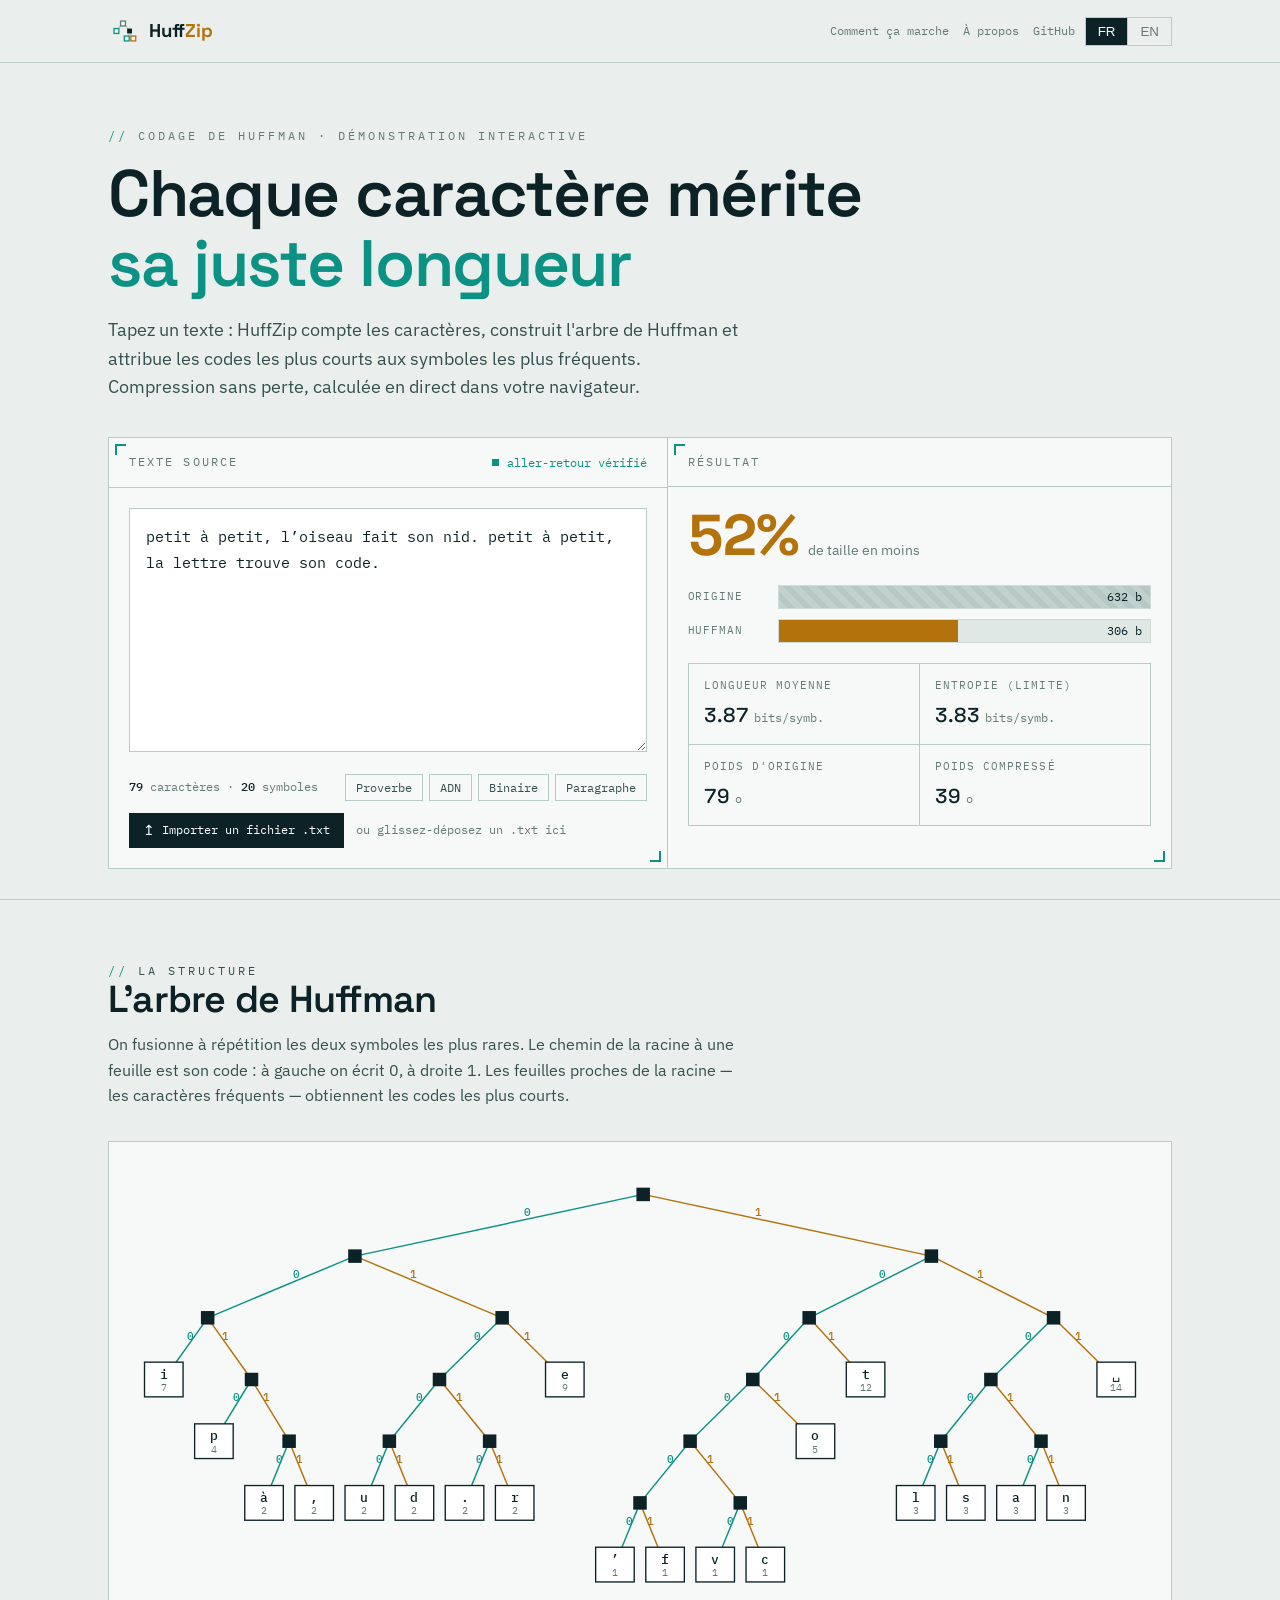
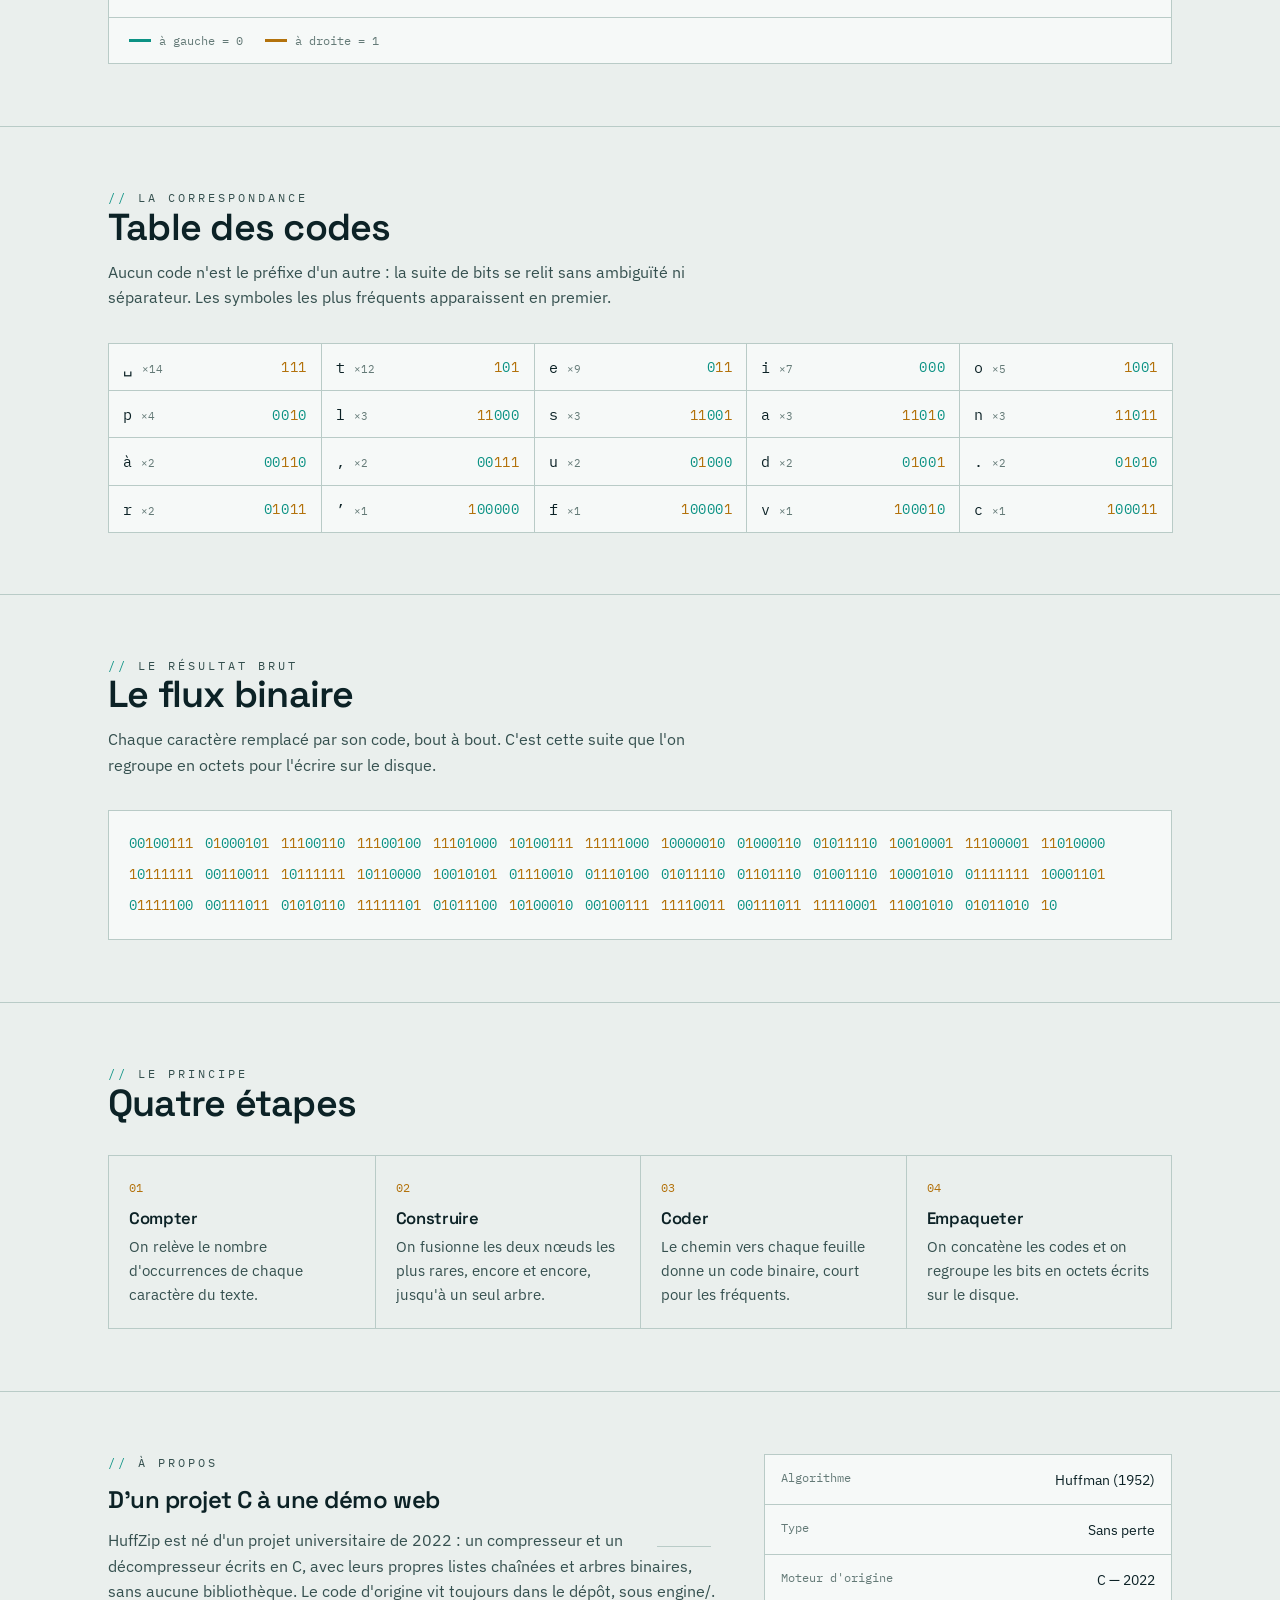
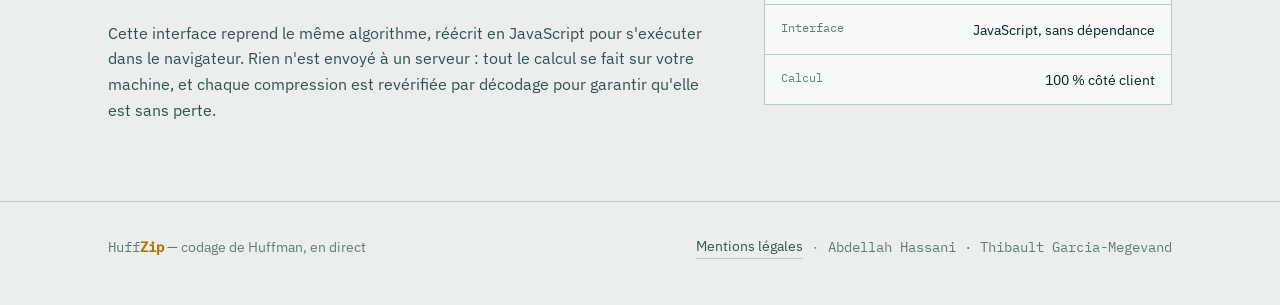
<file: index.html>
<!DOCTYPE html>
<html lang="fr">
<head>
  <meta charset="UTF-8" />
  <meta name="viewport" content="width=device-width, initial-scale=1.0" />
  <title>HuffZip — Huffman coding, en direct</title>
  <meta name="description" content="HuffZip compresse du texte avec le codage de Huffman, directement dans le navigateur : arbre binaire, table des codes et taux de compression en temps réel." />
  <link rel="icon" href="assets/favicon.svg" type="image/svg+xml" />
  <link rel="stylesheet" href="assets/css/fonts.css" />
  <link rel="stylesheet" href="assets/css/style.css" />
</head>
<body>
  <!-- ============ top bar ============ -->
  <header class="topbar">
    <div class="wrap topbar-inner">
      <a class="brand" href="#top" aria-label="HuffZip">
        <svg class="brand-mark" viewBox="0 0 32 32" fill="none" aria-hidden="true">
          <path d="M16 8 9 15M16 8 23 15M23 18 20 24M23 18 27 24" stroke="#b9cbc7" stroke-width="1.4"/>
          <rect x="13.4" y="5.4" width="5.2" height="5.2" fill="#f6f9f8" stroke="#647a77" stroke-width="1.4"/>
          <rect x="6.4" y="13.4" width="5.2" height="5.2" fill="#f6f9f8" stroke="#0c9284" stroke-width="1.4"/>
          <rect x="20.4" y="13.4" width="5.2" height="5.2" fill="#0c2226"/>
          <rect x="17.4" y="21.4" width="5.2" height="5.2" fill="#f6f9f8" stroke="#0c9284" stroke-width="1.4"/>
          <rect x="24.4" y="21.4" width="5.2" height="5.2" fill="#f6f9f8" stroke="#b3720c" stroke-width="1.4"/>
        </svg>
        <span class="brand-name">Huff<b>Zip</b></span>
      </a>
      <div class="topbar-actions">
        <a class="ghost-link hide-sm" href="#how" data-i18n="nav.how">Comment ça marche</a>
        <a class="ghost-link hide-sm" href="#about" data-i18n="nav.about">À propos</a>
        <a class="ghost-link" href="https://github.com/Abdellah427/HuffZip" target="_blank" rel="noopener">GitHub</a>
        <div class="lang-toggle" role="group" aria-label="Language">
          <button type="button" data-lang="fr" aria-pressed="true">FR</button>
          <button type="button" data-lang="en" aria-pressed="false">EN</button>
        </div>
      </div>
    </div>
  </header>

  <main id="top">
    <!-- ============ hero / live studio ============ -->
    <section class="hero">
      <div class="wrap">
        <div class="hero-head">
          <p class="eyebrow" data-i18n="hero.eyebrow">Codage de Huffman · démonstration interactive</p>
          <h1 data-i18n="hero.title">Chaque caractère mérite<br><span class="accent">sa juste longueur</span></h1>
          <p class="hero-lede" data-i18n="hero.lede">Tapez un texte : HuffZip compte les caractères, construit l'arbre de Huffman et attribue les codes les plus courts aux symboles les plus fréquents. Compression sans perte, calculée en direct dans votre navigateur.</p>
        </div>

        <div class="studio">
          <!-- input -->
          <div class="panel">
            <div class="panel-head">
              <span class="panel-title" data-i18n="studio.input">Texte source</span>
              <span class="verify" id="verify">
                <span class="dot"></span>
                <span data-i18n="studio.verified">aller-retour vérifié</span>
              </span>
            </div>
            <div class="panel-body">
              <textarea class="editor" id="editor" spellcheck="false" aria-label="Texte à compresser"></textarea>
              <div class="editor-foot">
                <span class="count"><b id="char-count">0</b> <span data-i18n="studio.chars">caractères</span> · <b id="unique-count">0</b> <span data-i18n="studio.unique">symboles</span></span>
                <div class="samples" id="samples"></div>
              </div>
              <div class="io-row">
                <label class="btn-file" for="file-input" data-i18n="studio.import">Importer un fichier .txt</label>
                <input id="file-input" type="file" accept=".txt,text/plain" hidden />
                <span class="io-hint" id="io-hint" data-i18n="studio.dropHint">ou glissez-déposez un .txt ici</span>
              </div>
            </div>
          </div>

          <!-- readout -->
          <div class="panel">
            <div class="panel-head">
              <span class="panel-title" data-i18n="studio.readout">Résultat</span>
            </div>
            <div class="panel-body gauge">
              <div class="ratio-readout">
                <span class="ratio-big" id="saved-pct">0%</span>
                <span class="ratio-label" data-i18n="studio.saved">de taille en moins</span>
              </div>

              <div class="bars">
                <div class="bar-row">
                  <span class="bar-tag" data-i18n="studio.original">Origine</span>
                  <div class="bar-track"><div class="bar-fill orig"></div><span class="bar-val" id="orig-val">0 b</span></div>
                </div>
                <div class="bar-row">
                  <span class="bar-tag" data-i18n="studio.compressed">Huffman</span>
                  <div class="bar-track"><div class="bar-fill comp" id="comp-bar"></div><span class="bar-val" id="comp-val">0 b</span></div>
                </div>
              </div>

              <div class="metrics">
                <div class="metric">
                  <div class="metric-k" data-i18n="metric.avg">Longueur moyenne</div>
                  <div class="metric-v"><span id="avg-len">0</span> <small data-i18n="metric.bitsSym">bits/symb.</small></div>
                </div>
                <div class="metric">
                  <div class="metric-k" data-i18n="metric.entropy">Entropie (limite)</div>
                  <div class="metric-v"><span id="entropy">0</span> <small data-i18n="metric.bitsSym">bits/symb.</small></div>
                </div>
                <div class="metric">
                  <div class="metric-k" data-i18n="metric.origBytes">Poids d'origine</div>
                  <div class="metric-v"><span id="orig-bytes">0</span> <small>o</small></div>
                </div>
                <div class="metric">
                  <div class="metric-k" data-i18n="metric.compBytes">Poids compressé</div>
                  <div class="metric-v"><span id="comp-bytes">0</span> <small>o</small></div>
                </div>
              </div>
            </div>
          </div>
        </div>
      </div>
    </section>

    <!-- ============ tree (signature) ============ -->
    <section class="section" id="tree">
      <div class="wrap">
        <div class="section-head">
          <p class="eyebrow" data-i18n="tree.eyebrow">La structure</p>
          <h2 data-i18n="tree.title">L'arbre de Huffman</h2>
          <p data-i18n="tree.desc">On fusionne à répétition les deux symboles les plus rares. Le chemin de la racine à une feuille est son code : à gauche on écrit 0, à droite 1. Les feuilles proches de la racine — donc les caractères fréquents — obtiennent les codes les plus courts.</p>
        </div>
        <div class="tree-panel">
          <div class="tree-scroll">
            <svg id="tree-svg" role="img" aria-label="Arbre de Huffman"></svg>
          </div>
          <div class="tree-legend">
            <span class="legend-item"><span class="legend-swatch b0"></span> <span data-i18n="tree.left">à gauche = 0</span></span>
            <span class="legend-item"><span class="legend-swatch b1"></span> <span data-i18n="tree.right">à droite = 1</span></span>
          </div>
        </div>
      </div>
    </section>

    <!-- ============ code table ============ -->
    <section class="section" id="codes">
      <div class="wrap">
        <div class="section-head">
          <p class="eyebrow" data-i18n="codes.eyebrow">La correspondance</p>
          <h2 data-i18n="codes.title">Table des codes</h2>
          <p data-i18n="codes.desc">Aucun code n'est le préfixe d'un autre, si bien que la suite de bits se relit sans ambiguïté ni séparateur. Les symboles les plus fréquents apparaissent en premier.</p>
        </div>
        <div class="code-grid" id="code-grid"></div>
      </div>
    </section>

    <!-- ============ bitstream ============ -->
    <section class="section" id="bitstream">
      <div class="wrap">
        <div class="section-head">
          <p class="eyebrow" data-i18n="stream.eyebrow">Le résultat brut</p>
          <h2 data-i18n="stream.title">Le flux binaire</h2>
          <p data-i18n="stream.desc">Chaque caractère du texte remplacé par son code, bout à bout. C'est cette suite que l'on regroupe en octets pour l'écrire sur le disque.</p>
        </div>
        <div class="stream-panel">
          <div class="stream-body">
            <div class="stream" id="stream"></div>
          </div>
        </div>
      </div>
    </section>

    <!-- ============ how it works ============ -->
    <section class="section" id="how">
      <div class="wrap">
        <div class="section-head">
          <p class="eyebrow" data-i18n="how.eyebrow">Le principe</p>
          <h2 data-i18n="how.title">Quatre étapes</h2>
        </div>
        <div class="steps">
          <div class="step">
            <span class="step-n">01</span>
            <h3 data-i18n="how.s1.t">Compter</h3>
            <p data-i18n="how.s1.d">On relève le nombre d'occurrences de chaque caractère du texte.</p>
          </div>
          <div class="step">
            <span class="step-n">02</span>
            <h3 data-i18n="how.s2.t">Construire</h3>
            <p data-i18n="how.s2.d">On fusionne les deux nœuds les plus rares, encore et encore, jusqu'à un seul arbre.</p>
          </div>
          <div class="step">
            <span class="step-n">03</span>
            <h3 data-i18n="how.s3.t">Coder</h3>
            <p data-i18n="how.s3.d">Le chemin vers chaque feuille donne un code binaire, court pour les fréquents.</p>
          </div>
          <div class="step">
            <span class="step-n">04</span>
            <h3 data-i18n="how.s4.t">Empaqueter</h3>
            <p data-i18n="how.s4.d">On concatène les codes et on regroupe les bits en octets écrits sur le disque.</p>
          </div>
        </div>
      </div>
    </section>

    <!-- ============ about / engine ============ -->
    <section class="section" id="about">
      <div class="wrap">
        <div class="about-grid">
          <div>
            <p class="eyebrow" data-i18n="about.eyebrow">À propos</p>
            <h2 data-i18n="about.title">D'un projet C à une démo web</h2>
            <p data-i18n="about.p1">HuffZip est né d'un projet universitaire de 2022 : un compresseur et un décompresseur écrits en C, avec leurs propres listes chaînées et arbres binaires, sans aucune bibliothèque. Le code d'origine vit toujours dans le dépôt, sous <span class="foot mono">engine/</span>.</p>
            <p data-i18n="about.p2">Cette interface reprend le même algorithme, réécrit en JavaScript pour s'exécuter dans le navigateur. Rien n'est envoyé à un serveur : tout le calcul se fait sur votre machine, et chaque compression est revérifiée par décodage pour garantir qu'elle est sans perte.</p>
          </div>
          <div class="facts">
            <div class="fact"><span class="fact-k" data-i18n="about.f1k">Algorithme</span><span class="fact-v">Huffman (1952)</span></div>
            <div class="fact"><span class="fact-k" data-i18n="about.f2k">Type</span><span class="fact-v" data-i18n="about.f2v">Sans perte</span></div>
            <div class="fact"><span class="fact-k" data-i18n="about.f3k">Moteur d'origine</span><span class="fact-v">C — 2022</span></div>
            <div class="fact"><span class="fact-k" data-i18n="about.f4k">Interface</span><span class="fact-v" data-i18n="about.f4v">JavaScript, sans dépendance</span></div>
            <div class="fact"><span class="fact-k" data-i18n="about.f5k">Calcul</span><span class="fact-v" data-i18n="about.f5v">100 % côté client</span></div>
          </div>
        </div>
      </div>
    </section>
  </main>

  <footer class="foot">
    <div class="wrap foot-inner">
      <p><span class="mono">Huff<b style="color:var(--one)">Zip</b></span> — <span data-i18n="foot.tag">codage de Huffman, en direct</span></p>
      <p class="foot-links">
        <a href="mentions.html" data-i18n="foot.legal">Mentions légales</a>
        <span class="foot-sep">·</span>
        <span class="mono" data-i18n="foot.credit">Abdellah Hassani · Thibault Garcia-Megevand</span>
      </p>
    </div>
  </footer>

  <script type="module" src="assets/js/app.js"></script>
</body>
</html>
</file>
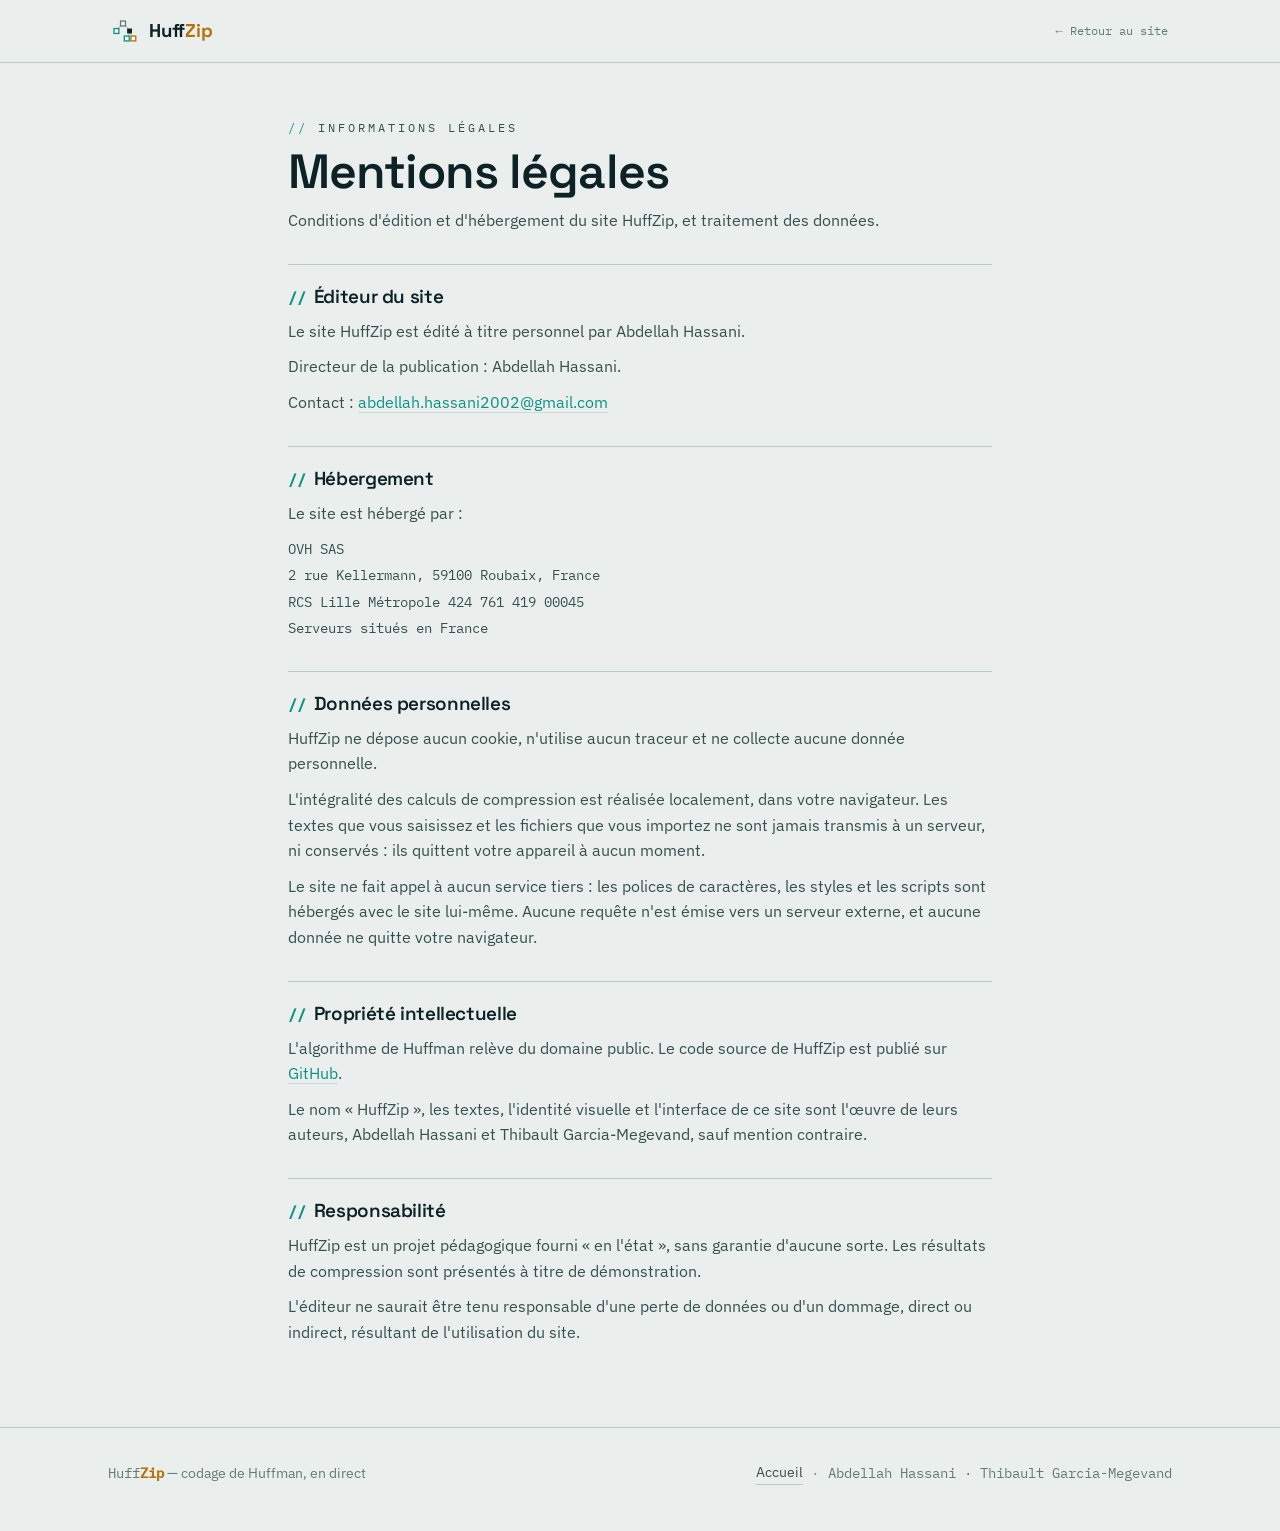
<file: mentions.html>
<!DOCTYPE html>
<html lang="fr">
<head>
  <meta charset="UTF-8" />
  <meta name="viewport" content="width=device-width, initial-scale=1.0" />
  <title>Mentions légales — HuffZip</title>
  <meta name="description" content="Mentions légales du site HuffZip : éditeur, hébergement, données personnelles, propriété intellectuelle et responsabilité." />
  <meta name="robots" content="noindex" />
  <link rel="icon" href="assets/favicon.svg" type="image/svg+xml" />
  <link rel="stylesheet" href="assets/css/fonts.css" />
  <link rel="stylesheet" href="assets/css/style.css" />
</head>
<body>
  <header class="topbar">
    <div class="wrap topbar-inner">
      <a class="brand" href="index.html" aria-label="HuffZip — retour à l'accueil">
        <svg class="brand-mark" viewBox="0 0 32 32" fill="none" aria-hidden="true">
          <path d="M16 8 9 15M16 8 23 15M23 18 20 24M23 18 27 24" stroke="#b9cbc7" stroke-width="1.4"/>
          <rect x="13.4" y="5.4" width="5.2" height="5.2" fill="#f6f9f8" stroke="#647a77" stroke-width="1.4"/>
          <rect x="6.4" y="13.4" width="5.2" height="5.2" fill="#f6f9f8" stroke="#0c9284" stroke-width="1.4"/>
          <rect x="20.4" y="13.4" width="5.2" height="5.2" fill="#0c2226"/>
          <rect x="17.4" y="21.4" width="5.2" height="5.2" fill="#f6f9f8" stroke="#0c9284" stroke-width="1.4"/>
          <rect x="24.4" y="21.4" width="5.2" height="5.2" fill="#f6f9f8" stroke="#b3720c" stroke-width="1.4"/>
        </svg>
        <span class="brand-name">Huff<b>Zip</b></span>
      </a>
      <div class="topbar-actions">
        <a class="ghost-link" href="index.html">← Retour au site</a>
      </div>
    </div>
  </header>

  <main>
    <section class="legal">
      <div class="wrap legal-inner">
        <p class="eyebrow">Informations légales</p>
        <h1>Mentions légales</h1>
        <p class="lead">Conditions d'édition et d'hébergement du site HuffZip, et traitement des données.</p>

        <section>
          <h2>Éditeur du site</h2>
          <p>Le site HuffZip est édité à titre personnel par Abdellah Hassani.</p>
          <p>Directeur de la publication : Abdellah Hassani.</p>
          <p>Contact : <a href="mailto:abdellah.hassani2002@gmail.com">abdellah.hassani2002@gmail.com</a></p>
        </section>

        <section>
          <h2>Hébergement</h2>
          <p>Le site est hébergé par&nbsp;:</p>
          <address>
            OVH SAS<br />
            2 rue Kellermann, 59100 Roubaix, France<br />
            RCS Lille Métropole 424 761 419 00045<br />
            Serveurs situés en France
          </address>
        </section>

        <section>
          <h2>Données personnelles</h2>
          <p>HuffZip ne dépose aucun cookie, n'utilise aucun traceur et ne collecte aucune donnée personnelle.</p>
          <p>L'intégralité des calculs de compression est réalisée localement, dans votre navigateur. Les textes que vous saisissez et les fichiers que vous importez ne sont jamais transmis à un serveur, ni conservés&nbsp;: ils quittent votre appareil à aucun moment.</p>
          <p>Le site ne fait appel à aucun service tiers&nbsp;: les polices de caractères, les styles et les scripts sont hébergés avec le site lui-même. Aucune requête n'est émise vers un serveur externe, et aucune donnée ne quitte votre navigateur.</p>
        </section>

        <section>
          <h2>Propriété intellectuelle</h2>
          <p>L'algorithme de Huffman relève du domaine public. Le code source de HuffZip est publié sur <a href="https://github.com/Abdellah427/HuffZip" target="_blank" rel="noopener">GitHub</a>.</p>
          <p>Le nom «&nbsp;HuffZip&nbsp;», les textes, l'identité visuelle et l'interface de ce site sont l'œuvre de leurs auteurs, Abdellah Hassani et Thibault Garcia-Megevand, sauf mention contraire.</p>
        </section>

        <section>
          <h2>Responsabilité</h2>
          <p>HuffZip est un projet pédagogique fourni «&nbsp;en l'état&nbsp;», sans garantie d'aucune sorte. Les résultats de compression sont présentés à titre de démonstration.</p>
          <p>L'éditeur ne saurait être tenu responsable d'une perte de données ou d'un dommage, direct ou indirect, résultant de l'utilisation du site.</p>
        </section>
      </div>
    </section>
  </main>

  <footer class="foot">
    <div class="wrap foot-inner">
      <p><span class="mono">Huff<b style="color:var(--one)">Zip</b></span> — <span>codage de Huffman, en direct</span></p>
      <p class="foot-links">
        <a href="index.html">Accueil</a>
        <span class="foot-sep">·</span>
        <span class="mono">Abdellah Hassani · Thibault Garcia-Megevand</span>
      </p>
    </div>
  </footer>
</body>
</html>
</file>
<file: assets/css/fonts.css>
/* HuffZip — self-hosted fonts (latin subset). No external request. */

/* Space Grotesk is a variable font (weight axis 300–700). */
@font-face {
  font-family: 'Space Grotesk';
  font-style: normal;
  font-weight: 300 700;
  font-display: swap;
  src: url(../fonts/SpaceGrotesk.woff2) format('woff2');
}

/* IBM Plex Sans is a variable font (weight axis 100–700). */
@font-face {
  font-family: 'IBM Plex Sans';
  font-style: normal;
  font-weight: 100 700;
  font-display: swap;
  src: url(../fonts/IBMPlexSans.woff2) format('woff2');
}

/* IBM Plex Mono ships static weights. */
@font-face {
  font-family: 'IBM Plex Mono';
  font-style: normal;
  font-weight: 400;
  font-display: swap;
  src: url(../fonts/IBMPlexMono-400.woff2) format('woff2');
}
@font-face {
  font-family: 'IBM Plex Mono';
  font-style: normal;
  font-weight: 500;
  font-display: swap;
  src: url(../fonts/IBMPlexMono-500.woff2) format('woff2');
}
</file>
<file: assets/css/style.css>
/* ============================================================
   HuffZip — visual system (light, schematic)
   Flat technical panels, hairline rules, sharp corners.
   Two signals carry meaning: teal = bit 0, amber = bit 1.
   ============================================================ */

:root {
  --bg:        #eaefed;
  --panel:     #f6f9f8;
  --field:     #ffffff;
  --raised:    #e0e8e6;
  --line:      #b9cbc7;   /* visible hairline */
  --line-soft: #cfdbd8;
  --ink:       #0c2226;
  --ink-dim:   #35504f;
  --muted:     #647a77;

  --zero:  #0c9284; /* bit 0 */
  --one:   #b3720c; /* bit 1 */
  --zero-soft: rgba(12, 146, 132, 0.12);
  --one-soft:  rgba(179, 114, 12, 0.12);

  --danger: #bf4e33;

  --display: 'Space Grotesk', 'Segoe UI', system-ui, sans-serif;
  --body:    'IBM Plex Sans', system-ui, sans-serif;
  --mono:    'IBM Plex Mono', ui-monospace, 'SF Mono', Menlo, monospace;

  --maxw: 1120px;
  --ease: cubic-bezier(0.22, 1, 0.36, 1);
}

* { box-sizing: border-box; }

html { scroll-behavior: smooth; }

body {
  margin: 0;
  background: var(--bg);
  color: var(--ink);
  font-family: var(--body);
  font-size: 16px;
  line-height: 1.6;
  -webkit-font-smoothing: antialiased;
  text-rendering: optimizeLegibility;
}

.wrap { max-width: var(--maxw); margin: 0 auto; padding: 0 28px; }

h1, h2, h3 {
  font-family: var(--display);
  font-weight: 600;
  line-height: 1.06;
  letter-spacing: -0.02em;
  margin: 0;
}

.eyebrow {
  font-family: var(--mono);
  font-size: 0.72rem;
  letter-spacing: 0.26em;
  text-transform: uppercase;
  color: var(--muted);
  margin: 0 0 14px;
}
.eyebrow::before { content: '// '; color: var(--zero); }

a { color: inherit; }

/* ============================================================
   Top bar
   ============================================================ */

.topbar {
  position: sticky;
  top: 0;
  z-index: 40;
  background: rgba(234, 239, 237, 0.9);
  backdrop-filter: blur(10px);
  border-bottom: 1px solid var(--line);
}
.topbar-inner {
  display: flex;
  align-items: center;
  justify-content: space-between;
  height: 62px;
}

.brand { display: flex; align-items: center; gap: 11px; text-decoration: none; color: var(--ink); }
.brand-mark { width: 30px; height: 30px; display: block; }
.brand-name { font-family: var(--display); font-weight: 700; font-size: 1.16rem; letter-spacing: -0.01em; }
.brand-name b { color: var(--one); font-weight: 700; }

.topbar-actions { display: flex; align-items: center; gap: 6px; }

.lang-toggle { display: inline-flex; border: 1px solid var(--line); font-family: var(--mono); font-size: 0.76rem; }
.lang-toggle button {
  appearance: none; border: 0; background: transparent; color: var(--muted);
  padding: 6px 12px; cursor: pointer; transition: color 0.15s, background 0.15s;
}
.lang-toggle button + button { border-left: 1px solid var(--line); }
.lang-toggle button[aria-pressed='true'] { background: var(--ink); color: #fff; }
.lang-toggle button:focus-visible { outline: 2px solid var(--zero); outline-offset: -2px; }

.ghost-link {
  font-family: var(--mono); font-size: 0.78rem; color: var(--muted);
  text-decoration: none; padding: 6px 4px; border-bottom: 1px solid transparent;
  transition: color 0.15s, border-color 0.15s;
}
.ghost-link:hover { color: var(--ink); border-color: var(--zero); }

/* ============================================================
   Hero
   ============================================================ */

.hero { padding: 64px 0 30px; }
.hero-head { max-width: 920px; margin-bottom: 36px; }
.hero h1 { font-size: clamp(2.5rem, 6vw, 4.1rem); margin-bottom: 18px; }
.hero h1 .accent { color: var(--zero); }
.hero-lede { font-size: 1.1rem; color: var(--ink-dim); max-width: 58ch; }

.studio { display: grid; grid-template-columns: 1.05fr 0.95fr; border: 1px solid var(--line); }
.studio > .panel + .panel { border-left: 1px solid var(--line); }

/* Flat bordered panel with schematic corner ticks — no shadow, no radius. */
.panel { position: relative; background: var(--panel); }
.panel::before, .panel::after {
  content: ''; position: absolute; width: 9px; height: 9px; pointer-events: none;
}
.panel::before { top: 6px; left: 6px; border-top: 2px solid var(--zero); border-left: 2px solid var(--zero); }
.panel::after { bottom: 6px; right: 6px; border-bottom: 2px solid var(--zero); border-right: 2px solid var(--zero); }

.panel-head {
  display: flex; align-items: center; justify-content: space-between;
  padding: 15px 20px; border-bottom: 1px solid var(--line);
}
.panel-title {
  font-family: var(--mono); font-size: 0.72rem; letter-spacing: 0.18em;
  text-transform: uppercase; color: var(--muted);
}
.panel-body { padding: 20px; }

/* input */
.editor {
  width: 100%; min-height: 244px; resize: vertical;
  background: var(--field); border: 1px solid var(--line);
  color: var(--ink); font-family: var(--mono); font-size: 0.95rem;
  line-height: 1.7; padding: 15px 16px; transition: border-color 0.15s, box-shadow 0.15s;
}
.editor:focus { outline: none; border-color: var(--zero); box-shadow: inset 0 0 0 1px var(--zero); }

.editor-foot { display: flex; align-items: center; justify-content: space-between; margin-top: 14px; gap: 12px; }
.count { font-family: var(--mono); font-size: 0.78rem; color: var(--muted); }
.count b { color: var(--ink); font-weight: 500; }

.samples { display: flex; gap: 6px; flex-wrap: wrap; }
.chip {
  appearance: none; border: 1px solid var(--line); background: transparent;
  color: var(--ink-dim); font-family: var(--mono); font-size: 0.73rem;
  padding: 5px 10px; cursor: pointer; transition: border-color 0.15s, color 0.15s, background 0.15s;
}
.chip:hover { border-color: var(--zero); color: var(--ink); background: var(--zero-soft); }
.chip:focus-visible { outline: 2px solid var(--zero); outline-offset: 1px; }

.editor.dragging { border-color: var(--zero); box-shadow: inset 0 0 0 2px var(--zero); background: var(--zero-soft); }

.io-row { display: flex; align-items: center; gap: 12px; margin-top: 12px; flex-wrap: wrap; }
.btn-file {
  display: inline-flex; align-items: center; gap: 7px;
  border: 1px solid var(--ink); background: var(--ink); color: #fff;
  font-family: var(--mono); font-size: 0.74rem; padding: 7px 13px; cursor: pointer;
  transition: background 0.15s, color 0.15s;
}
.btn-file::before { content: '↥'; font-size: 0.9rem; line-height: 1; }
.btn-file:hover { background: var(--zero); border-color: var(--zero); }
.btn-file:focus-within { outline: 2px solid var(--zero); outline-offset: 2px; }
.io-hint { font-family: var(--mono); font-size: 0.74rem; color: var(--muted); }
.io-hint.io-err { color: var(--danger); }

/* gauge */
.gauge { display: flex; flex-direction: column; gap: 20px; }
.ratio-readout { display: flex; align-items: baseline; gap: 10px; }
.ratio-big {
  font-family: var(--display); font-weight: 700; font-size: clamp(2.6rem, 7vw, 3.6rem);
  letter-spacing: -0.03em; color: var(--one); font-variant-numeric: tabular-nums; line-height: 1;
}
.ratio-label { font-size: 0.9rem; color: var(--muted); }

.bars { display: flex; flex-direction: column; gap: 10px; }
.bar-row { display: grid; grid-template-columns: 78px 1fr; align-items: center; gap: 12px; }
.bar-tag { font-family: var(--mono); font-size: 0.7rem; letter-spacing: 0.08em; text-transform: uppercase; color: var(--muted); }
.bar-track { position: relative; height: 24px; background: var(--raised); border: 1px solid var(--line-soft); overflow: hidden; }
.bar-fill { position: absolute; inset: 0 auto 0 0; width: 0; transition: width 0.5s var(--ease); }
.bar-fill.orig { background: repeating-linear-gradient(45deg, #c1d1ce, #c1d1ce 6px, #b6c8c4 6px, #b6c8c4 12px); width: 100%; }
.bar-fill.comp { background: var(--one); }
.bar-val { position: absolute; right: 8px; top: 50%; transform: translateY(-50%); font-family: var(--mono); font-size: 0.72rem; color: var(--ink); z-index: 2; }

.metrics { display: grid; grid-template-columns: 1fr 1fr; gap: 1px; background: var(--line); border: 1px solid var(--line); }
.metric { background: var(--panel); padding: 13px 15px; }
.metric-k { font-family: var(--mono); font-size: 0.66rem; letter-spacing: 0.1em; text-transform: uppercase; color: var(--muted); margin-bottom: 5px; }
.metric-v { font-family: var(--display); font-weight: 500; font-size: 1.26rem; font-variant-numeric: tabular-nums; }
.metric-v small { font-size: 0.72rem; color: var(--muted); font-family: var(--mono); font-weight: 400; }

.verify { display: inline-flex; align-items: center; gap: 8px; font-family: var(--mono); font-size: 0.76rem; color: var(--zero); }
.verify .dot { width: 7px; height: 7px; background: var(--zero); }
.verify.bad { color: var(--danger); }
.verify.bad .dot { background: var(--danger); }

/* ============================================================
   Sections
   ============================================================ */

.section { padding: 62px 0; border-top: 1px solid var(--line); }
.section-head { max-width: 640px; margin-bottom: 32px; }
.section-head h2 { font-size: clamp(1.7rem, 4vw, 2.35rem); margin-bottom: 12px; }
.section-head p { color: var(--ink-dim); margin: 0; }

/* tree (signature) */
.tree-panel { border: 1px solid var(--line); background: var(--panel); }
.tree-scroll { overflow: auto; padding: 10px; }
#tree-svg { display: block; margin: 0 auto; }

.edge { stroke: var(--line); stroke-width: 1.5; fill: none; }
.edge.b0 { stroke: var(--zero); }
.edge.b1 { stroke: var(--one); }
.edge-label { font-family: var(--mono); font-size: 11px; font-weight: 500; }
.edge-label.b0 { fill: var(--zero); }
.edge-label.b1 { fill: var(--one); }

.node-internal { fill: var(--ink); }
.node-leaf { fill: var(--field); stroke: var(--ink); stroke-width: 1.4; }
.node-sym { font-family: var(--mono); font-size: 13px; fill: var(--ink); font-weight: 500; }
.node-freq { font-family: var(--mono); font-size: 10px; fill: var(--muted); }

.tree-legend { display: flex; gap: 22px; padding: 13px 20px; border-top: 1px solid var(--line); flex-wrap: wrap; }
.legend-item { display: inline-flex; align-items: center; gap: 8px; font-family: var(--mono); font-size: 0.76rem; color: var(--muted); }
.legend-swatch { width: 22px; height: 3px; }
.legend-swatch.b0 { background: var(--zero); }
.legend-swatch.b1 { background: var(--one); }

/* code table */
.code-grid { display: grid; grid-template-columns: repeat(auto-fill, minmax(188px, 1fr)); gap: 0; }
.code-card {
  display: flex; align-items: center; justify-content: space-between; gap: 12px;
  background: var(--panel); border: 1px solid var(--line); margin: 0 -1px -1px 0;
  padding: 11px 14px;
}
.code-sym { font-family: var(--mono); font-size: 0.95rem; color: var(--ink); display: flex; align-items: baseline; gap: 9px; }
.code-sym .freq { font-size: 0.7rem; color: var(--muted); }
.code-bits { font-family: var(--mono); font-size: 0.9rem; letter-spacing: 0.04em; }
.code-bits .z { color: var(--zero); }
.code-bits .o { color: var(--one); }

/* bitstream */
.stream-panel { border: 1px solid var(--line); background: var(--panel); }
.stream-body { padding: 18px 20px; }
.stream { font-family: var(--mono); font-size: 0.85rem; line-height: 2.1; max-height: 200px; overflow: auto; }
.stream .byte { display: inline-block; margin: 0 4px 2px 0; }
.stream .byte .z { color: var(--zero); }
.stream .byte .o { color: var(--one); }
.stream-more { color: var(--muted); font-style: italic; }

/* how it works — a real sequence, so the numbering carries meaning */
.steps { display: grid; grid-template-columns: repeat(4, 1fr); gap: 0; border: 1px solid var(--line); }
.step { position: relative; padding: 22px 20px; border-left: 1px solid var(--line); }
.step:first-child { border-left: 0; }
.step-n { font-family: var(--mono); font-size: 0.76rem; color: var(--one); display: block; margin-bottom: 12px; }
.step h3 { font-size: 1.04rem; margin: 0 0 8px; }
.step p { color: var(--ink-dim); font-size: 0.92rem; margin: 0; }

/* about / engine */
.about-grid { display: grid; grid-template-columns: 1.2fr 0.8fr; gap: 44px; align-items: start; }
.about-grid p { color: var(--ink-dim); }
.about-grid p + p { margin-top: 14px; }
.facts { border: 1px solid var(--line); background: var(--panel); }
.fact { display: flex; justify-content: space-between; gap: 16px; padding: 13px 16px; border-bottom: 1px solid var(--line); font-size: 0.9rem; }
.fact:last-child { border-bottom: 0; }
.fact-k { color: var(--muted); font-family: var(--mono); font-size: 0.78rem; }
.fact-v { color: var(--ink); text-align: right; }

/* footer */
.foot { border-top: 1px solid var(--line); padding: 34px 0 46px; }
.foot-inner { display: flex; justify-content: space-between; align-items: center; gap: 20px; flex-wrap: wrap; }
.foot p { margin: 0; color: var(--muted); font-size: 0.85rem; }
.foot .mono { font-family: var(--mono); }
.foot-links { display: inline-flex; align-items: center; gap: 10px; }
.foot-links a { color: var(--ink-dim); text-decoration: none; border-bottom: 1px solid var(--line); }
.foot-links a:hover { color: var(--ink); border-color: var(--zero); }
.foot-sep { color: var(--muted); }

/* ============================================================
   Legal page
   ============================================================ */
.legal { padding: 56px 0 72px; }
.legal-inner { max-width: 760px; }
.legal h1 { font-size: clamp(2rem, 5vw, 3rem); margin-bottom: 10px; }
.legal .lead { color: var(--ink-dim); margin: 0 0 8px; }
.legal .updated { font-family: var(--mono); font-size: 0.76rem; color: var(--muted); margin: 0; }
.legal section { border-top: 1px solid var(--line); padding-top: 22px; margin-top: 30px; }
.legal h2 { font-size: 1.18rem; margin-bottom: 12px; }
.legal h2::before { content: '// '; color: var(--zero); font-family: var(--mono); font-size: 0.8em; }
.legal p { color: var(--ink-dim); margin: 0 0 10px; }
.legal address { font-style: normal; color: var(--ink-dim); font-family: var(--mono); font-size: 0.86rem; line-height: 1.9; }
.legal a { color: var(--zero); text-decoration: none; border-bottom: 1px solid var(--line-soft); }
.legal a:hover { border-color: var(--zero); }

/* responsive */
@media (max-width: 920px) {
  .studio { grid-template-columns: 1fr; }
  .studio > .panel + .panel { border-left: 0; border-top: 1px solid var(--line); }
  .about-grid { grid-template-columns: 1fr; gap: 28px; }
  .steps { grid-template-columns: 1fr 1fr; }
  .step:nth-child(-n+2) { border-top: 0; }
  .step:nth-child(2n+1) { border-left: 0; }
  .step:nth-child(n+3) { border-top: 1px solid var(--line); }
}
@media (max-width: 560px) {
  .wrap { padding: 0 18px; }
  .hero { padding: 46px 0 22px; }
  .steps { grid-template-columns: 1fr; }
  .step { border-left: 0; border-top: 1px solid var(--line); }
  .step:first-child { border-top: 0; }
  .metrics { grid-template-columns: 1fr; }
  .ghost-link.hide-sm { display: none; }
}

@media (prefers-reduced-motion: reduce) {
  * { transition: none !important; scroll-behavior: auto !important; }
}
</file>
